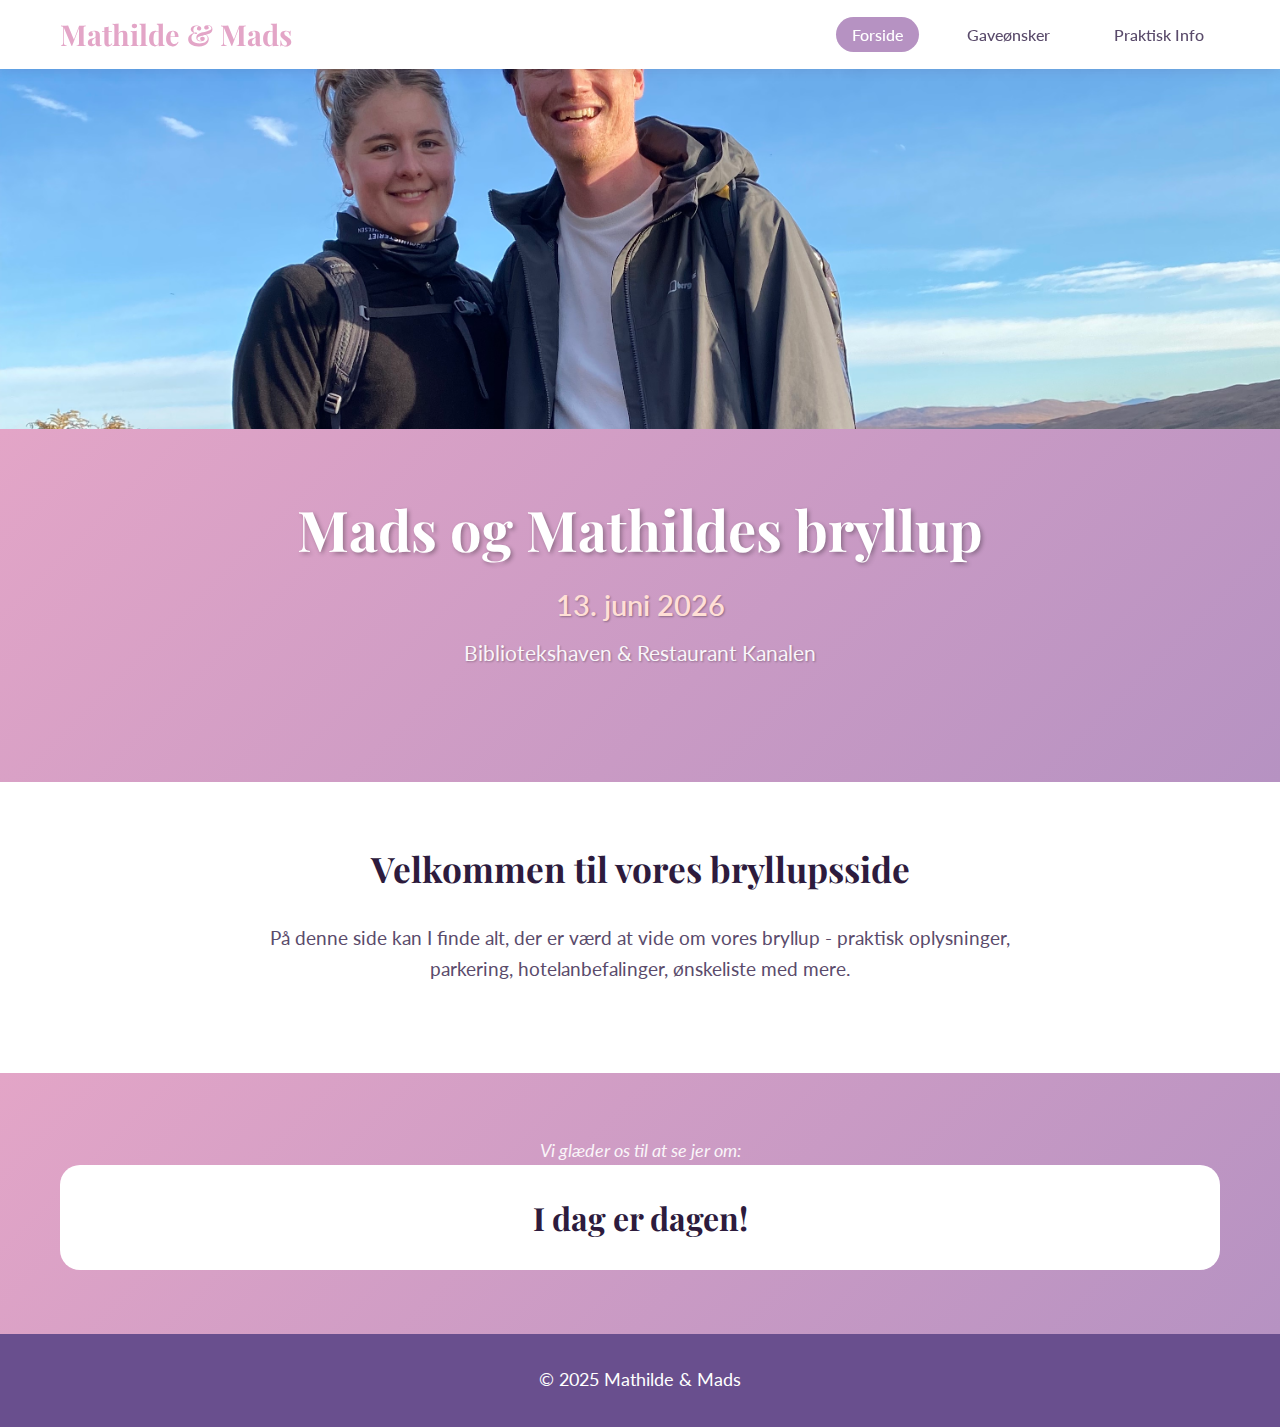
<file: index.html>
<!DOCTYPE html>
<html lang="da">
<head>
    <meta charset="UTF-8">
    <meta name="viewport" content="width=device-width, initial-scale=1.0">
    <title>Mathilde & Mads</title>
    <link rel="stylesheet" href="styles.css">
    <link href="https://fonts.googleapis.com/css2?family=Playfair+Display:wght@400;700&family=Lato:wght@300;400;700&display=swap" rel="stylesheet">
</head>
<body>
    <header>
        <nav>
            <div class="nav-container">
                <div class="logo">
                    <h1>Mathilde & Mads</h1>
                </div>
                <ul class="nav-menu">
                    <li><a href="index.html" class="active">Forside</a></li>
                    <li><a href="gaveoensker.html">Gaveønsker</a></li>
                    <li><a href="praktisk.html">Praktisk Info</a></li>
                </ul>
            </div>
        </nav>
    </header>

    <main>
        <section class="carousel-section">
            <div class="carousel-container">
                <div class="carousel-slides">
                    <div class="slide slide1">
                        <img src="images/hike.jpg" alt="Mathilde & Mads forlovelse">
                    </div>
                    <div class="slide slide2">
                        <img src="images/alsace.JPG" alt="Mathilde & Mads - Billede 2">
                    </div>
                    <div class="slide slide3">
                        <img src="images/forlovelse3.jpg" alt="Mathilde & Mads - Billede 3">
                    </div>
                </div>
            </div>
        </section>

        <section class="countdown-section">
            <div class="container">
                <div class="countdown-header">
                    <h2>Mads og Mathildes bryllup</h2>
                    <p class="wedding-date">13. juni 2026</p>
                    <p class="wedding-location">Bibliotekshaven & Restaurant Kanalen</p>
                </div>
            </div>
        </section>

        <section class="welcome">
            <div class="container">
                <h3>Velkommen til vores bryllupsside</h3>
                <p>
                    På denne side kan I finde alt, der er værd at vide om vores bryllup - praktisk oplysninger, parkering, hotelanbefalinger, ønskeliste med mere.
                </p>
            </div>
        </section>

        <section class="countdown-section">
            <div class="container">
                <div class="countdown">
                    <p class="countdown-text">Vi glæder os til at se jer om: </p>
                    <div class="countdown-timer">
                        <div class="countdown-item">
                            <span id="days">0</span>
                            <label>Dage</label>
                        </div>
                        <div class="countdown-item">
                            <span id="hours">0</span>
                            <label>Timer</label>
                        </div>
                        <div class="countdown-item">
                            <span id="minutes">0</span>
                            <label>Minutter</label>
                        </div>
                        <div class="countdown-item">
                            <span id="seconds">0</span>
                            <label>Sekunder</label>
                        </div>
                    </div>
                </div>
            </div>
        </section>
    </main>

    <footer>
        <div class="container">
            <p>&copy; 2025 Mathilde & Mads</p>
        </div>
    </footer>

    <script>
        // Wedding countdown timer
        function updateCountdown() {
            const weddingDate = new Date('2026-06-13T15:00:00').getTime();
            const now = new Date().getTime();
            const timeLeft = weddingDate - now;

            if (timeLeft > 0) {
                const days = Math.floor(timeLeft / (1000 * 60 * 60 * 24));
                const hours = Math.floor((timeLeft % (1000 * 60 * 60 * 24)) / (1000 * 60 * 60));
                const minutes = Math.floor((timeLeft % (1000 * 60 * 60)) / (1000 * 60));
                const seconds = Math.floor((timeLeft % (1000 * 60)) / 1000);

                document.getElementById('days').textContent = days;
                document.getElementById('hours').textContent = hours;
                document.getElementById('minutes').textContent = minutes;
                document.getElementById('seconds').textContent = seconds;
            } else {
                // Wedding day has arrived!
                document.querySelector('.countdown-timer').innerHTML = '<div class="wedding-day"><h3>I dag er dagen!</h3></div>';
            }
        }

        // Update countdown every second
        updateCountdown();
        setInterval(updateCountdown, 1000);
    </script>
</body>
</html>
</file>
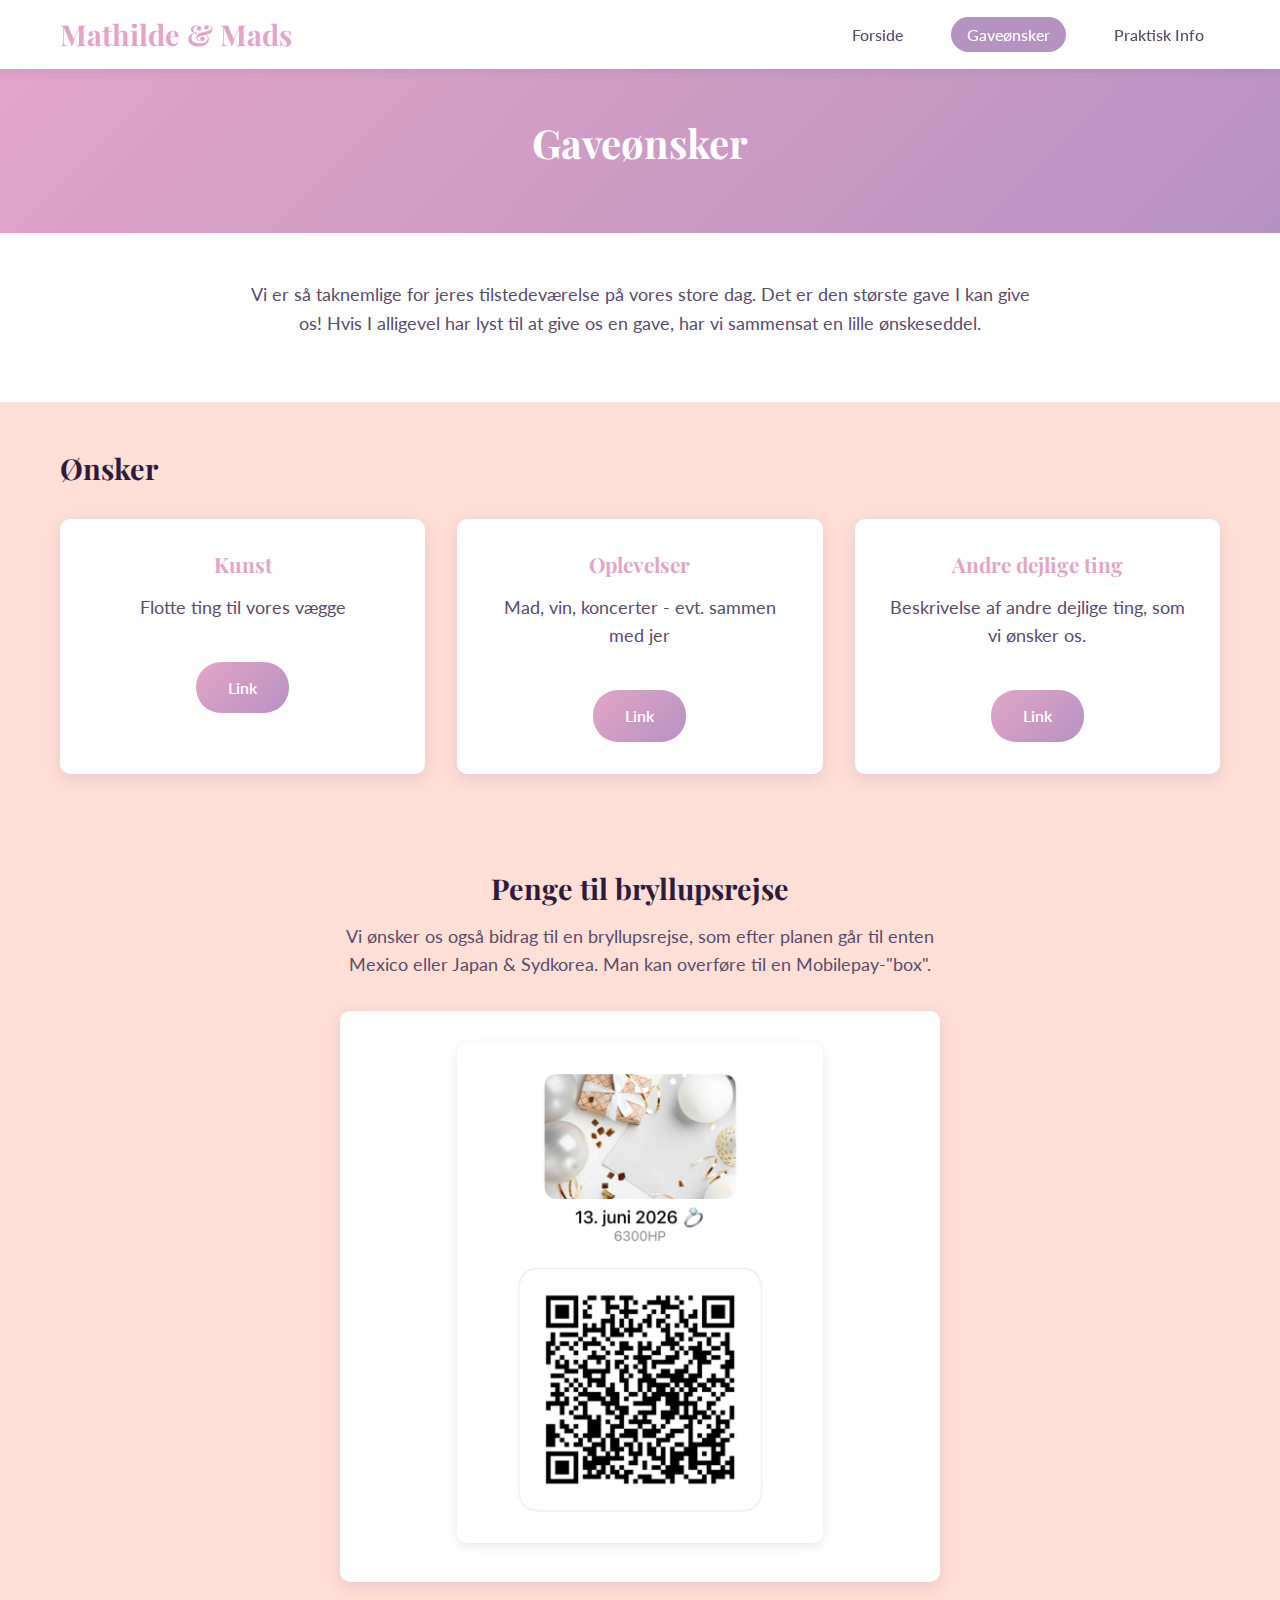
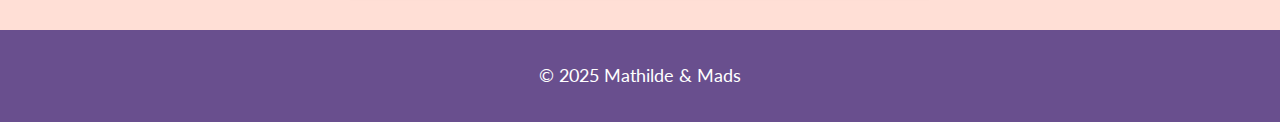
<file: gaveoensker.html>
<!DOCTYPE html>
<html lang="da">
<head>
    <meta charset="UTF-8">
    <meta name="viewport" content="width=device-width, initial-scale=1.0">
    <title>Gaveønsker - Mathilde & Mads</title>
    <link rel="stylesheet" href="styles.css">
    <link href="https://fonts.googleapis.com/css2?family=Playfair+Display:wght@400;700&family=Lato:wght@300;400;700&display=swap" rel="stylesheet">
</head>
<body>
    <header>
        <nav>
            <div class="nav-container">
                <div class="logo">
                    <h1>Mathilde & Mads</h1>
                </div>
                <ul class="nav-menu">
                    <li><a href="index.html">Forside</a></li>
                    <li><a href="gaveoensker.html" class="active">Gaveønsker</a></li>
                    <li><a href="praktisk.html">Praktisk Info</a></li>
                </ul>
            </div>
        </nav>
    </header>

    <main>
        <section class="page-header">
            <div class="container">
                <h2>Gaveønsker</h2>
            </div>
        </section>

        <section class="gift-intro">
            <div class="container">
                <div class="gift-message">
                    <p>
                        Vi er så taknemlige for jeres tilstedeværelse på vores store dag. Det er den største gave I kan give os! Hvis I alligevel har lyst til at give os en gave, har vi sammensat en lille ønskeseddel.
                    </p>
                </div>
            </div>
        </section>

        <section class="gift-lists">
            <div class="container">
                <h3>Ønsker</h3>
                <div class="gift-stores">
                    <div class="store-card">
                        <h4>Kunst</h4>
                        <p>Flotte ting til vores vægge</p>
                        <div class="store-info">
                            <a href="#" class="btn">Link</a>
                        </div>
                    </div>
                    
                    <div class="store-card">
                        <h4>Oplevelser</h4>
                        <p>Mad, vin, koncerter - evt. sammen med jer</p>
                        <div class="store-info">
                            <a href="#" class="btn">Link</a>
                        </div>
                    </div>

                    <div class="store-card">
                        <h4>Andre dejlige ting</h4>
                        <p>Beskrivelse af andre dejlige ting, som vi ønsker os.</p>
                        <div class="store-info">
                            <a href="#" class="btn">Link</a>
                        </div>
                    </div>
                </div>
            </div>
        </section>

        <section class="money-gift">
            <div class="container">
                <div class="money-gift-info">
                    <h3>Penge til bryllupsrejse</h3>
                    <p>
                        Vi ønsker os også bidrag til en bryllupsrejse, som efter planen går til enten Mexico eller Japan & Sydkorea. Man kan overføre til en Mobilepay-"box". 
                    </p>
                    <div class="bank-info">
                        <img src="images/mp_box.jpg">
                    </div>
                </div>
            </div>
        </section>

    </main>

    <footer>
        <div class="container">
            <p>&copy; 2025 Mathilde & Mads</p>
        </div>
    </footer>
</body>
</html>
</file>
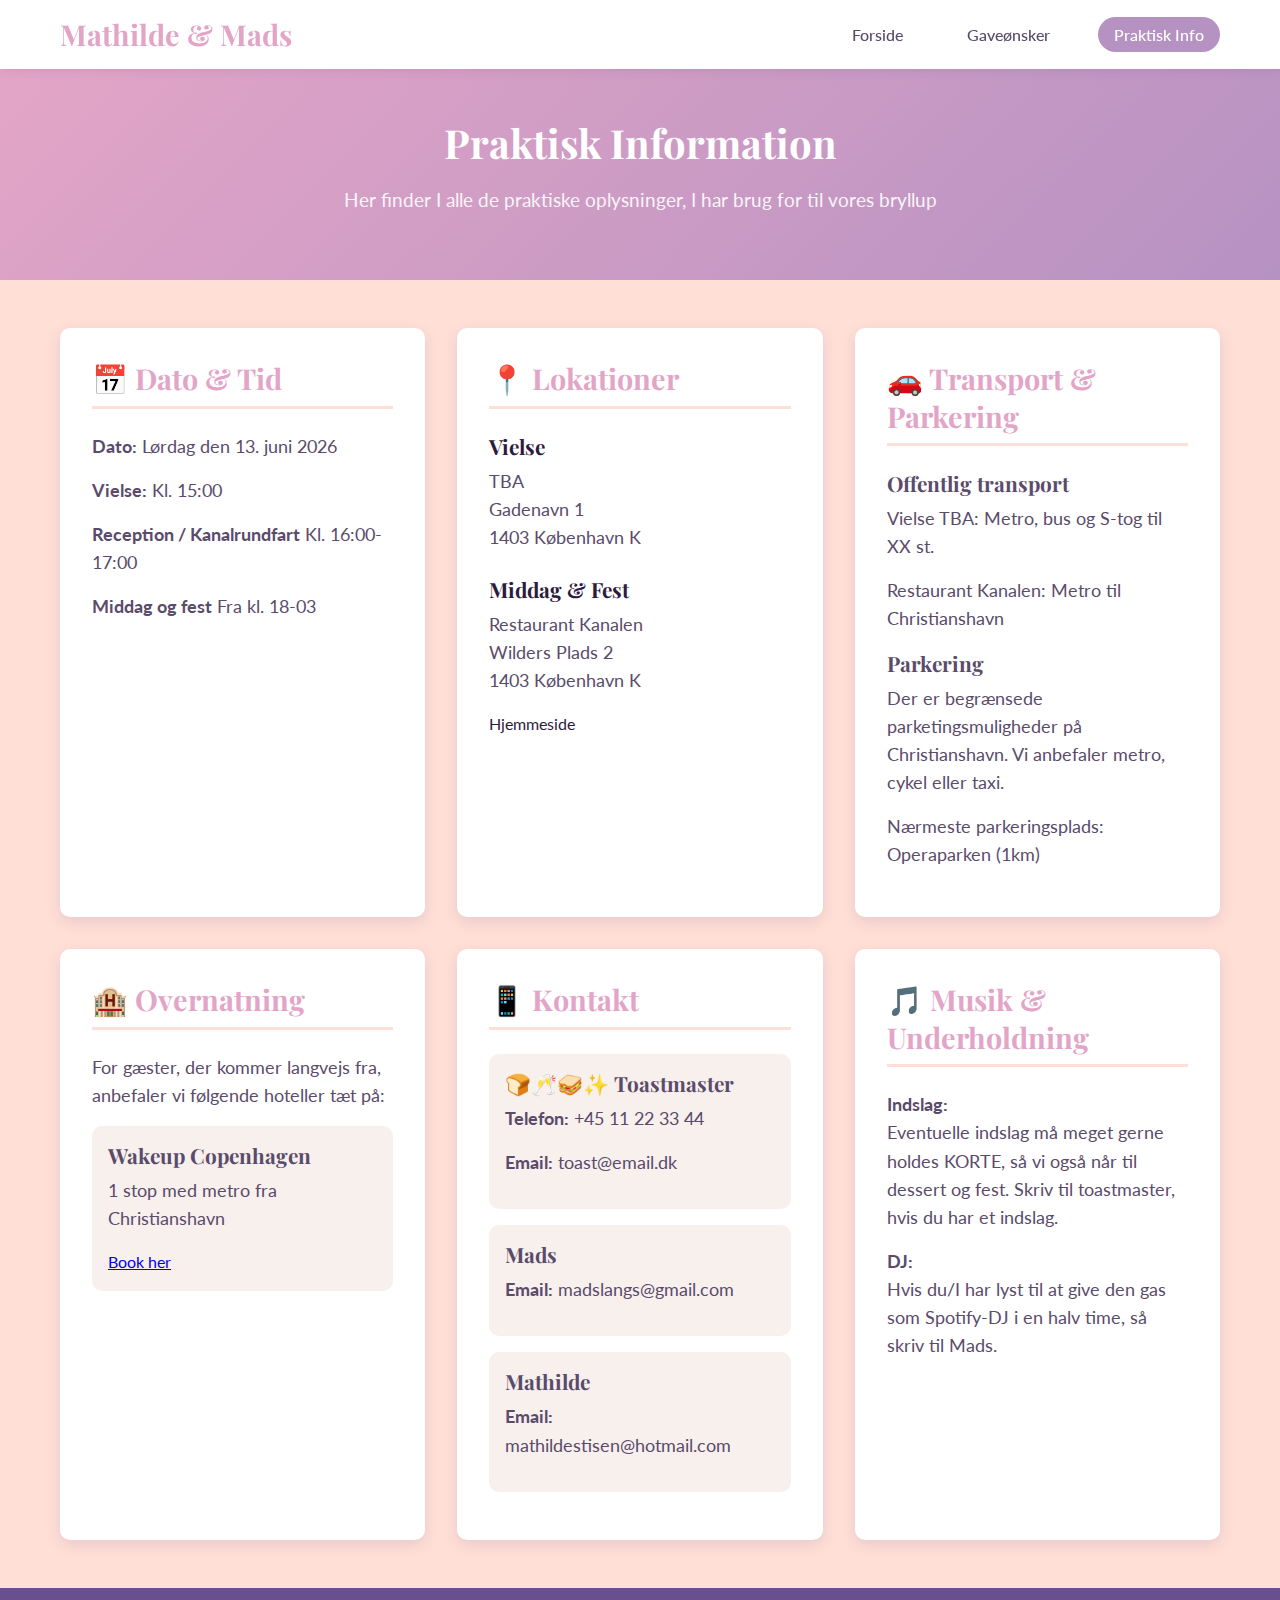
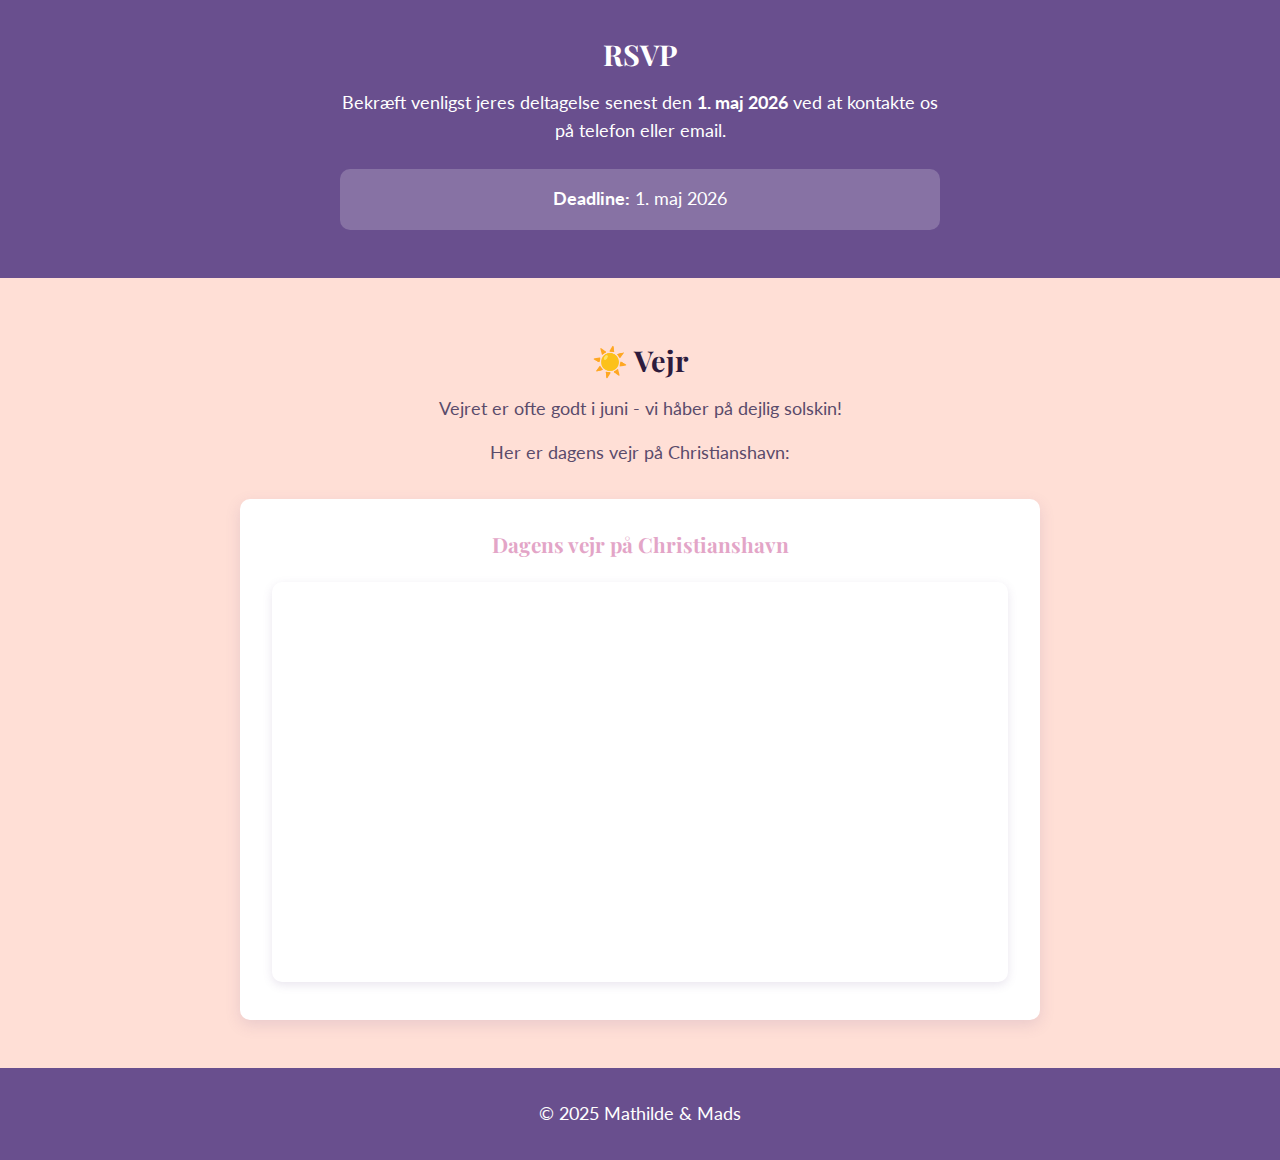
<file: praktisk.html>
<!DOCTYPE html>
<html lang="da">
<head>
    <meta charset="UTF-8">
    <meta name="viewport" content="width=device-width, initial-scale=1.0">
    <title>Praktisk Info - Mathilde & Mads</title>
    <link rel="stylesheet" href="styles.css">
    <link href="https://fonts.googleapis.com/css2?family=Playfair+Display:wght@400;700&family=Lato:wght@300;400;700&display=swap" rel="stylesheet">
</head>
<body>
    <header>
        <nav>
            <div class="nav-container">
                <div class="logo">
                    <h1>Mathilde & Mads</h1>
                </div>
                <ul class="nav-menu">
                    <li><a href="index.html">Forside</a></li>
                    <li><a href="gaveoensker.html">Gaveønsker</a></li>
                    <li><a href="praktisk.html" class="active">Praktisk Info</a></li>
                </ul>
            </div>
        </nav>
    </header>

    <main>
        <section class="page-header">
            <div class="container">
                <h2>Praktisk Information</h2>
                <p>Her finder I alle de praktiske oplysninger, I har brug for til vores bryllup</p>
            </div>
        </section>

        <section class="practical-info">
            <div class="container">
                <div class="info-grid">
                    <div class="info-card">
                        <h3>📅 Dato & Tid</h3>
                        <div class="info-content">
                            <p><strong>Dato:</strong> Lørdag den 13. juni 2026</p>
                            <p><strong>Vielse:</strong> Kl. 15:00</p>
                            <p><strong>Reception / Kanalrundfart</strong> Kl. 16:00-17:00</p>
                            <p><strong>Middag og fest</strong> Fra kl. 18-03</p>
                        </div>
                    </div>

                    <div class="info-card">
                        <h3>📍 Lokationer</h3>
                        <div class="info-content">
                            <div class="location">
                                <h4>Vielse</h4>
                                <p>TBA<br>
                                Gadenavn 1<br>
                                1403 København K</p>
                            </div>
                            <div class="location">
                                <h4>Middag & Fest</h4>
                                <p>Restaurant Kanalen<br>
                                Wilders Plads 2<br>
                                1403 København K</p>
                                <a src="https://restaurant-kanalen.dk/">Hjemmeside</a>
                            </div>
                        </div>
                    </div>

                    <div class="info-card">
                        <h3>🚗 Transport & Parkering</h3>
                        <div class="info-content">
                            <h4>Offentlig transport</h4>
                            <p>Vielse TBA: Metro, bus og S-tog til XX st.</p>
                            <p>Restaurant Kanalen: Metro til Christianshavn</p>
                            
                            <h4>Parkering</h4>
                            <p>Der er begrænsede parketingsmuligheder på Christianshavn. Vi anbefaler metro, cykel eller taxi.</p>
                            <p>Nærmeste parkeringsplads: <a src="https://www.operaparken.dk/parkering/">Operaparken</a> (1km)</p>
                        </div>
                    </div>

                    <div class="info-card">
                        <h3>🏨 Overnatning</h3>
                        <div class="info-content">
                            <p>For gæster, der kommer langvejs fra, anbefaler vi følgende hoteller tæt på:</p>
                            
                            <div class="hotel">
                                <h4>Wakeup Copenhagen</h4>
                                <p>1 stop med metro fra Christianshavn</p>
                                <a href="https://www.wakeupcopenhagen.dk/hotellerne/koebenhavn/borgergade#/" target="_blank">Book her</a>
                            </div>
                        </div>
                    </div>

                    <div class="info-card">
                        <h3>📱 Kontakt</h3>
                        <div class="info-content">
                            <div class="contact-person">
                                <h4>🍞🥂🥪✨ Toastmaster </h4>
                                <p><strong>Telefon:</strong> +45 11 22 33 44</p>
                                <p><strong>Email:</strong> toast@email.dk</p>
                            </div>

                            <div class="contact-person">
                                <h4>Mads</h4>
                                <p><strong>Email:</strong> madslangs@gmail.com</p>
                            </div>

                            <div class="contact-person">
                                <h4>Mathilde</h4>
                                <p><strong>Email:</strong> mathildestisen@hotmail.com</p>
                            </div>
                        </div>
                    </div>

                    <div class="info-card">
                        <h3>🎵 Musik & Underholdning</h3>
                        <div info="info-content">
                            <p><strong>Indslag:</strong><br> Eventuelle indslag må meget gerne holdes KORTE, så vi også når til dessert og fest. Skriv til toastmaster, hvis du har et indslag.</p>
                        </div>
                        <div class="info-content">
                            <p><strong>DJ:</strong> <br>Hvis du/I har lyst til at give den gas som Spotify-DJ i en halv time, så skriv til Mads.</p>
                        </div>
                    </div>
                </div>
            </div>
        </section>

        <section class="rsvp">
            <div class="container">
                <div class="rsvp-info">
                    <h3>RSVP</h3>
                    <p>
                        Bekræft venligst jeres deltagelse senest den <strong>1. maj 2026</strong> ved at kontakte os 
                        på telefon eller email.
                    </p>
                    <div class="rsvp-deadline">
                        <a href="mailto:madslangs@gmail.com"><p><strong>Deadline:</strong> 1. maj 2026</p></a>
                    </div>
                </div>
            </div>
        </section>

        <section class="weather-note">
            <div class="container">
                <div class="weather-info">
                    <h3>☀️ Vejr</h3>   
                    <p>Vejret er ofte godt i juni - vi håber på dejlig solskin!</p>  
                    <p>Her er dagens vejr på Christianshavn:</p>               
                    <div class="weather-widget-container">
                        <h4>Dagens vejr på Christianshavn</h4>
                        <iframe src="https://www.yr.no/en/content/2-2623181/card.html"></iframe>
                    </div>
                </div>
            </div>
        </section>
    </main>

    <footer>
        <div class="container">
            <p>&copy; 2025 Mathilde & Mads</p>
        </div>
    </footer>
</body>
</html>
</file>
<file: styles.css>
/* Reset and Base Styles */
* {
    margin: 0;
    padding: 0;
    box-sizing: border-box;
}

:root {
    /* Color Palette - Pink to Purple Gradient */
    --primary-light: #FFDFD6;     /* Priority 1: Soft peachy pink */
    --secondary-pink: #E3A5C7;    /* Priority 2: Medium pink */
    --tertiary-purple: #B692C2;   /* Priority 3: Light purple */
    --accent-dark: #694F8E;       /* Priority 4: Dark purple */
    
    /* Additional supporting colors */
    --primary-bg: #FFDFD6;
    --secondary-bg: #F8F0ED;
    --card-bg: #FFFFFF;
    --text-dark: #2D1B3D;         /* Dark purple-based text */
    --text-medium: #5A4B6B;       /* Medium purple-gray text */
    --text-light: #8B7B95;        /* Light purple-gray text */
    --white: #FFFFFF;
    --shadow: rgba(105, 79, 142, 0.15);
    
    /* Fonts */
    --font-heading: 'Playfair Display', serif;
    --font-body: 'Lato', sans-serif;
}

body {
    font-family: var(--font-body);
    line-height: 1.6;
    color: var(--text-dark);
    background-color: var(--primary-bg);
}

.container {
    max-width: 1200px;
    margin: 0 auto;
    padding: 0 20px;
}

/* Typography */
h1, h2, h3, h4 {
    font-family: var(--font-heading);
    font-weight: 700;
    line-height: 1.3;
}

h1 {
    font-size: 2.5rem;
    color: var(--text-dark);
}

h2 {
    font-size: 2.2rem;
    color: var(--text-dark);
    margin-bottom: 1rem;
}

h3 {
    font-size: 1.8rem;
    color: var(--text-dark);
    margin-bottom: 1rem;
}

h4 {
    font-size: 1.3rem;
    color: var(--text-medium);
    margin-bottom: 0.5rem;
}

p {
    margin-bottom: 1rem;
    font-size: 1.1rem;
    color: var(--text-medium);
}

/* Header and Navigation */
header {
    background-color: var(--card-bg);
    box-shadow: 0 2px 10px var(--shadow);
    position: sticky;
    top: 0;
    z-index: 100;
}

.nav-container {
    display: flex;
    justify-content: space-between;
    align-items: center;
    padding: 1rem 20px;
    max-width: 1200px;
    margin: 0 auto;
}

.logo h1 {
    font-size: 1.8rem;
    color: var(--secondary-pink);
}

.nav-menu {
    display: flex;
    list-style: none;
    gap: 2rem;
}

.nav-menu a {
    text-decoration: none;
    font-weight: 500;
    color: var(--text-medium);
    padding: 0.5rem 1rem;
    border-radius: 25px;
    transition: all 0.3s ease;
}

.nav-menu a:hover,
.nav-menu a.active {
    background-color: var(--tertiary-purple);
    color: var(--white);
}

/* Image Carousel Section */
.carousel-section {
    width: 100%;
    height: 40vh;
    min-height: 300px;
    max-height: 400px;
    overflow: hidden;
    position: relative;
}

.carousel-container {
    width: 100%;
    height: 100%;
    position: relative;
}

.carousel-slides {
    width: 300%;
    height: 100%;
    display: flex;
    animation: carousel 9s infinite;
}

.slide {
    width: 33.333%;
    height: 100%;
    position: relative;
    overflow: hidden;
}

.slide img {
    width: 100%;
    height: 100%;
    object-fit: cover;
    display: block;
}


@keyframes carousel {
    0%, 30% {
        transform: translateX(0);
    }
    33.33%, 63.33% {
        transform: translateX(-33.333%);
    }
    66.66%, 96.66% {
        transform: translateX(-66.666%);
    }
    100% {
        transform: translateX(0);
    }
}

.countdown-item label {
    font-size: 0.9rem;
    color: var(--text-medium);
    font-weight: 600;
    text-transform: uppercase;
    letter-spacing: 1px;
}

.countdown-text {
    font-size: 1.1rem;
    font-style: italic;
    color: var(--white);
    text-align: center;
    margin: 0;
    opacity: 0.9;
}

.wedding-day {
    text-align: center;
    background: var(--white);
    color: linear-gradient(135deg, var(--secondary-pink) 0%, var(--tertiary-purple) 100%);
    padding: 2rem;
    border-radius: 20px;
}

.wedding-day h3 {
    color: linear-gradient(135deg, var(--secondary-pink) 0%, var(--tertiary-purple) 100%);
    font-size: 2rem;
    margin: 0;
}

.hero-image {
    display: flex;
    justify-content: center;
    align-items: center;
}

.engagement-photo {
    width: 350px;
    height: 350px;
    object-fit: cover;
    border-radius: 20px;
    box-shadow: 0 10px 30px var(--shadow);
    transition: transform 0.3s ease;
}

.engagement-photo:hover {
    transform: scale(1.05);
}

/* Countdown Section */
.countdown-section {
    padding: 4rem 0;
    background: linear-gradient(135deg, var(--secondary-pink) 0%, var(--tertiary-purple) 100%);
    width: 100%;
}

.countdown-section .countdown {
    text-align: center;
}

.countdown-header {
    text-align: center;
    margin-bottom: 3rem;
}

.countdown-header h2 {
    font-size: 3.5rem;
    color: var(--white);
    margin-bottom: 1rem;
    text-shadow: 2px 2px 4px rgba(0,0,0,0.3);
}

.wedding-date {
    font-size: 1.8rem;
    font-weight: 600;
    color: var(--primary-light);
    margin-bottom: 0.5rem;
    text-shadow: 1px 1px 2px rgba(0,0,0,0.3);
}

.wedding-location {
    font-size: 1.3rem;
    color: var(--white);
    margin-bottom: 0;
    opacity: 0.9;
    text-shadow: 1px 1px 2px rgba(0,0,0,0.3);
}

/* Welcome Section */
.welcome {
    padding: 4rem 0;
    background-color: var(--card-bg);
}

.welcome h3 {
    text-align: center;
    margin-bottom: 2rem;
    font-size: 2.2rem;
}

.welcome p {
    font-size: 1.2rem;
    max-width: 800px;
    margin: 0 auto 1.5rem;
    text-align: center;
}

.signature {
    font-family: var(--font-heading);
    font-style: italic;
    font-size: 1.3rem;
    color: var(--secondary-pink);
    text-align: center;
    margin-top: 2rem;
}

/* Timeline Section */
.timeline {
    padding: 4rem 0;
    background-color: var(--secondary-bg);
}

.timeline h3 {
    text-align: center;
    margin-bottom: 3rem;
}

.timeline-items {
    max-width: 800px;
    margin: 0 auto;
    display: flex;
    flex-direction: column;
    gap: 2rem;
}

.timeline-item {
    display: grid;
    grid-template-columns: 100px 1fr;
    gap: 2rem;
    align-items: center;
    background-color: var(--card-bg);
    padding: 2rem;
    border-radius: 10px;
    box-shadow: 0 5px 15px var(--shadow);
}

.time {
    font-size: 1.3rem;
    font-weight: 700;
    color: var(--white);
    text-align: center;
    background-color: var(--tertiary-purple);
    padding: 0.5rem;
    border-radius: 10px;
}

.event h4 {
    margin-bottom: 0.3rem;
}

/* Page Header */
.page-header {
    background: linear-gradient(135deg, var(--secondary-pink) 0%, var(--tertiary-purple) 100%);
    color: var(--white);
    padding: 3rem 0;
    text-align: center;
}

.page-header h2 {
    color: var(--white);
    font-size: 2.5rem;
    margin-bottom: 1rem;
}

.page-header p {
    color: var(--white);
    font-size: 1.2rem;
    opacity: 0.9;
}

/* Gift Pages Styling */
.gift-intro,
.gift-lists,
.gift-suggestions,
.money-gift,
.gift-thanks {
    padding: 3rem 0;
}

.gift-intro {
    background-color: var(--card-bg);
}

.gift-message {
    max-width: 800px;
    margin: 0 auto;
    text-align: center;
}

.gift-stores {
    display: grid;
    grid-template-columns: repeat(auto-fit, minmax(300px, 1fr));
    gap: 2rem;
    margin-top: 2rem;
}

.store-card {
    background-color: var(--card-bg);
    padding: 2rem;
    border-radius: 10px;
    box-shadow: 0 5px 15px var(--shadow);
    text-align: center;
}

.store-card h4 {
    color: var(--secondary-pink);
    margin-bottom: 1rem;
}

.store-info {
    margin-top: 1.5rem;
}

.btn {
    display: inline-block;
    background: linear-gradient(135deg, var(--secondary-pink) 0%, var(--tertiary-purple) 100%);
    color: var(--white);
    padding: 0.8rem 2rem;
    text-decoration: none;
    border-radius: 25px;
    font-weight: 600;
    margin-top: 1rem;
    transition: transform 0.3s ease;
}

.btn:hover {
    transform: translateY(-2px);
    box-shadow: 0 5px 15px rgba(227, 165, 199, 0.4);
}

.gift-categories {
    display: grid;
    grid-template-columns: repeat(auto-fit, minmax(280px, 1fr));
    gap: 2rem;
    margin-top: 2rem;
}

.category {
    background-color: var(--card-bg);
    padding: 2rem;
    border-radius: 10px;
    box-shadow: 0 5px 15px var(--shadow);
}

.category h4 {
    color: var(--secondary-pink);
    border-bottom: 2px solid var(--primary-light);
    padding-bottom: 0.5rem;
    margin-bottom: 1rem;
}

.category ul {
    list-style: none;
    padding: 0;
}

.category li {
    padding: 0.5rem 0;
    border-bottom: 1px solid var(--secondary-bg);
    color: var(--text-medium);
}

.category li:last-child {
    border-bottom: none;
}

.money-gift {
    background-color: var(--primary-light);
}

.money-gift-info {
    max-width: 600px;
    margin: 0 auto;
    text-align: center;
}

.bank-info {
    background-color: var(--card-bg);
    padding: 2rem;
    border-radius: 10px;
    margin-top: 2rem;
    box-shadow: 0 5px 15px var(--shadow);
    text-align: center;
}

.bank-info img {
    max-width: 100%;
    height: auto;
    max-height: 500px;
    border-radius: 10px;
    box-shadow: 0 3px 10px var(--shadow);
    object-fit: contain;
    transition: transform 0.3s ease;
}

.bank-info img:hover {
    transform: scale(1.02);
}

.thanks-message {
    max-width: 700px;
    margin: 0 auto;
    text-align: center;
    background-color: var(--card-bg);
    padding: 3rem;
    border-radius: 20px;
    box-shadow: 0 5px 15px var(--shadow);
}

/* Practical Info Styling */
.practical-info {
    padding: 3rem 0;
    background-color: var(--primary-bg);
}

.info-grid {
    display: grid;
    grid-template-columns: repeat(auto-fit, minmax(350px, 1fr));
    gap: 2rem;
}

.info-card {
    background-color: var(--card-bg);
    padding: 2rem;
    border-radius: 10px;
    box-shadow: 0 5px 15px var(--shadow);
}

.info-card h3 {
    color: var(--secondary-pink);
    border-bottom: 3px solid var(--primary-light);
    padding-bottom: 0.5rem;
    margin-bottom: 1.5rem;
}

.location {
    margin-bottom: 1.5rem;
}

.location h4 {
    color: var(--text-dark);
    margin-bottom: 0.5rem;
}

.hotel,
.contact-person {
    background-color: var(--secondary-bg);
    padding: 1rem;
    margin: 1rem 0;
    border-radius: 10px;
}

.rsvp {
    background-color: var(--accent-dark);
    color: var(--white);
    padding: 3rem 0;
}

.rsvp-info {
    max-width: 600px;
    margin: 0 auto;
    text-align: center;
}

.rsvp h3,
.rsvp p {
    color: var(--white);
}

.rsvp-deadline {
    background-color: rgba(255, 255, 255, 0.2);
    padding: 1rem;
    border-radius: 10px;
    margin-top: 1.5rem;
}

.rsvp-deadline p {
    margin-bottom: 0;
}

.rsvp-deadline a {
    text-decoration: none;
}

.weather-note {
    background-color: var(--primary-light);
    padding: 3rem 0;
}

.weather-info {
    max-width: 800px;
    margin: 0 auto;
    text-align: center;
}

.weather-widget-container {
    background-color: var(--card-bg);
    padding: 2rem;
    border-radius: 10px;
    margin-top: 2rem;
    box-shadow: 0 5px 15px var(--shadow);
}

.weather-widget-container h4 {
    color: var(--secondary-pink);
    margin-bottom: 1.5rem;
}

.weather-widget-container iframe {
    width: 100%;
    height: 400px;
    border: none;
    border-radius: 10px;
    box-shadow: 0 3px 10px var(--shadow);
    background-color: var(--white);
}

.weather-display {
    text-align: left;
}

.weather-item {
    display: flex;
    align-items: center;
    justify-content: center;
    gap: 2rem;
    margin-bottom: 2rem;
    padding: 1.5rem;
    background: linear-gradient(135deg, var(--primary-light) 0%, var(--secondary-pink) 50%);
    border-radius: 10px;
}

.weather-icon {
    font-size: 3rem;
}

.weather-temp {
    font-size: 2.5rem;
    font-weight: 700;
    color: var(--text-dark);
    font-family: var(--font-heading);
}

.weather-desc {
    font-size: 1.1rem;
    color: var(--text-medium);
    font-weight: 500;
}

.weather-extended {
    text-align: center;
}

.weather-extended ul {
    list-style: none;
    padding: 0;
    display: grid;
    grid-template-columns: repeat(auto-fit, minmax(200px, 1fr));
    gap: 1rem;
    margin: 1.5rem 0;
}

.weather-extended li {
    background-color: var(--secondary-bg);
    padding: 1rem;
    border-radius: 8px;
    color: var(--text-medium);
}

.weather-note {
    font-size: 0.9rem;
    color: var(--text-light);
    margin-top: 1rem;
}

.weather-disclaimer {
    font-size: 0.9rem;
    color: var(--text-light);
    margin-top: 1rem;
    font-style: italic;
}

.weather-loading {
    text-align: center;
    padding: 2rem;
    color: var(--text-medium);
    font-style: italic;
}

.weather-error {
    text-align: center;
    padding: 2rem;
    color: var(--text-medium);
    background-color: var(--secondary-bg);
    border-radius: 10px;
}

/* Footer */
footer {
    background-color: var(--accent-dark);
    color: var(--white);
    padding: 2rem 0;
    text-align: center;
}

footer p {
    color: var(--white);
    margin: 0;
}

/* Responsive Design */
@media (max-width: 768px) {
    .carousel-section {
        height: 35vh;
        min-height: 250px;
        max-height: 300px;
    }
    
    .countdown-header h2 {
        font-size: 2.8rem;
    }
    
    .wedding-date {
        font-size: 1.5rem;
    }
    
    .wedding-location {
        font-size: 1.1rem;
    }
    
    .countdown-header {
        margin-bottom: 2.5rem;
    }
    
    .nav-container {
        flex-direction: column;
        gap: 1rem;
    }
    
    .nav-menu {
        flex-wrap: wrap;
        justify-content: center;
    }
    
    .timeline-item {
        grid-template-columns: 1fr;
        text-align: center;
    }
    
    .info-grid {
        grid-template-columns: 1fr;
    }
    
    .gift-stores,
    .gift-categories {
        grid-template-columns: 1fr;
    }
    
    .engagement-photo {
        width: 280px;
        height: 280px;
    }
    
    h1 {
        font-size: 2rem;
    }
    
    h2 {
        font-size: 1.8rem;
    }
    
    .container {
        padding: 0 15px;
    }
    
    .countdown-section {
        padding: 3rem 0;
    }
    
    .countdown-timer {
        gap: 1rem;
    }
    
    .countdown-item {
        padding: 1rem 0.5rem;
        min-width: 60px;
    }
    
    .countdown-section {
        padding: 2rem 0;
    }
    
    .countdown-item span {
        font-size: 1.5rem;
    }
    
    .countdown-text {
        font-size: 1rem;
        padding: 0 1rem;
    }
    
    .weather-item {
        flex-direction: column;
        gap: 1rem;
        text-align: center;
    }
    
    .weather-extended ul {
        grid-template-columns: 1fr;
    }
    
    .weather-widget-container iframe {
        height: 350px;
    }
    
    .bank-info img {
        max-height: 400px;
    }
}

@media (max-width: 480px) {
    .carousel-section {
        height: 30vh;
        min-height: 200px;
        max-height: 250px;
    }
    
    .countdown-header h2 {
        font-size: 2.2rem;
    }
    
    .wedding-date {
        font-size: 1.2rem;
    }
    
    .wedding-location {
        font-size: 1rem;
    }
    
    .countdown-header {
        margin-bottom: 2rem;
    }
    
    .nav-menu {
        gap: 1rem;
    }
    
    .nav-menu a {
        padding: 0.4rem 0.8rem;
        font-size: 0.9rem;
    }
    
    .weather-widget-container iframe {
        height: 300px;
    }
    
    .bank-info img {
        max-height: 300px;
    }
}
</file>
